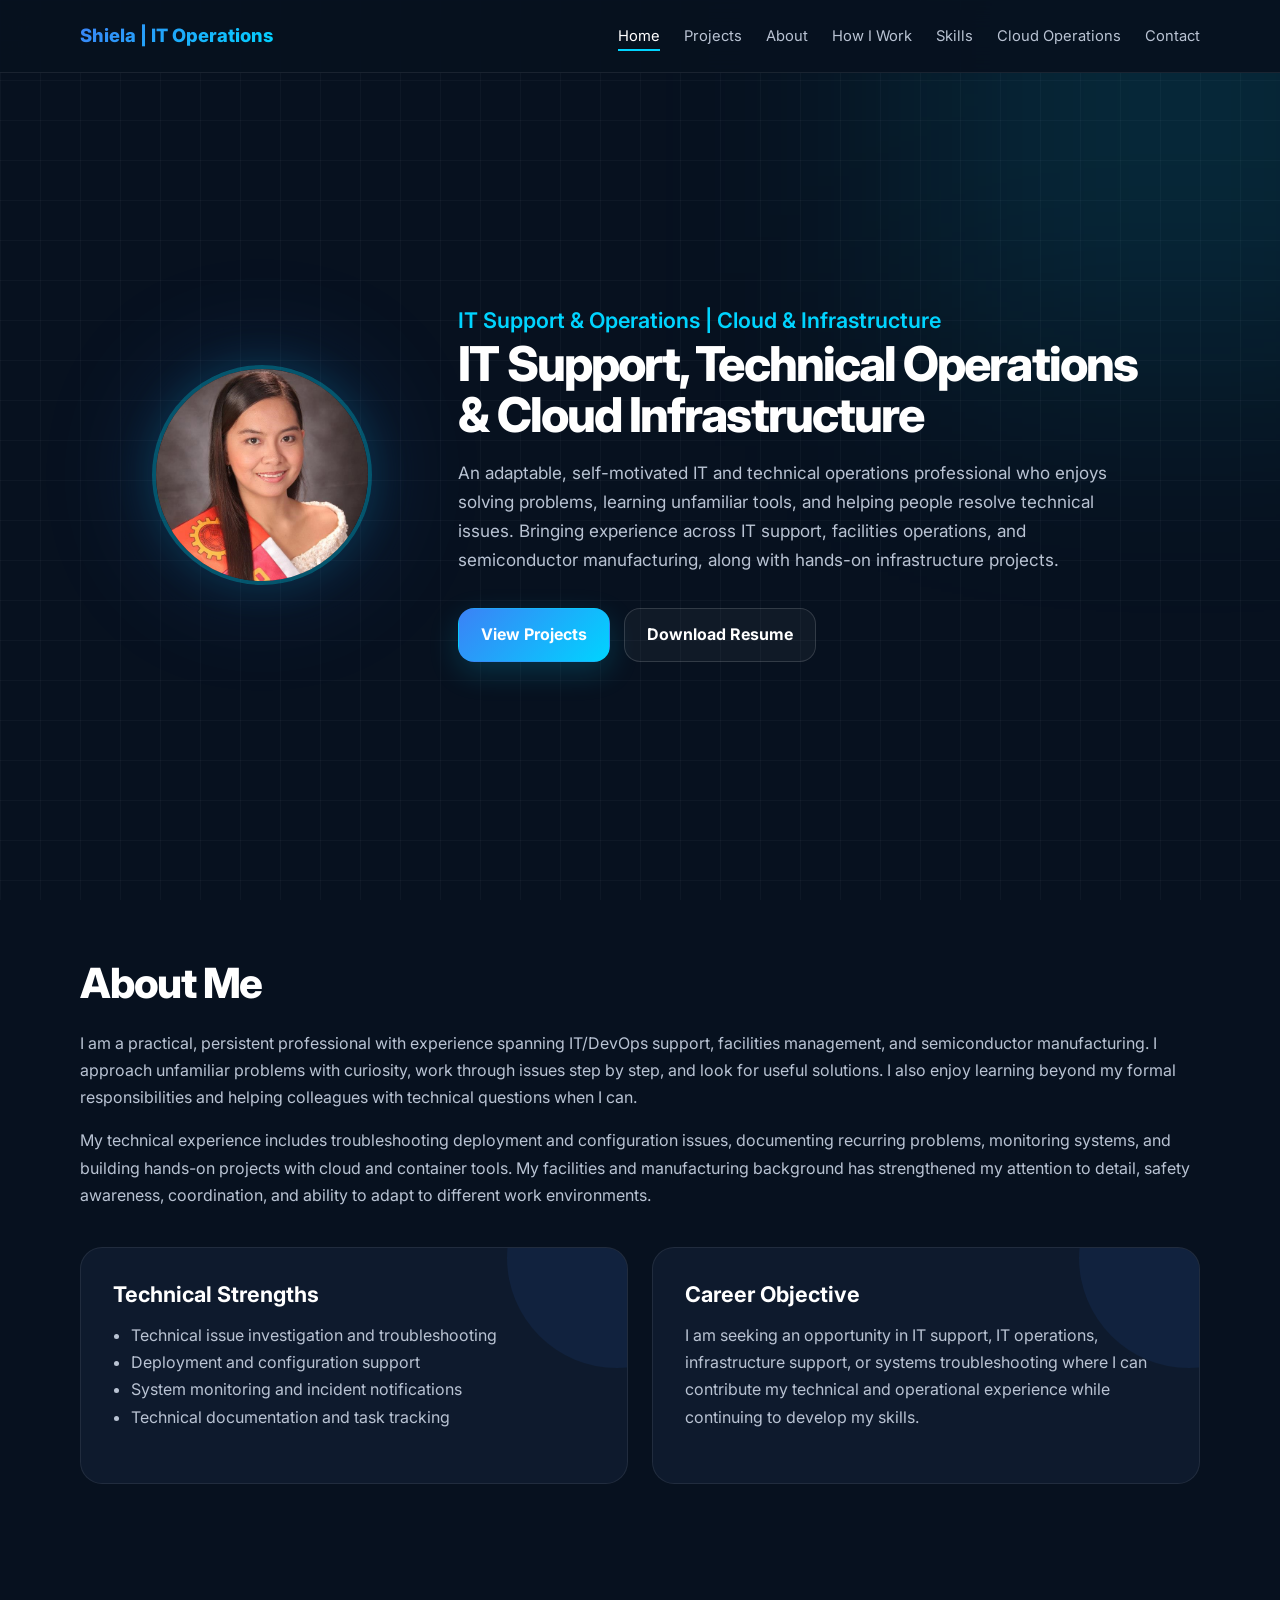
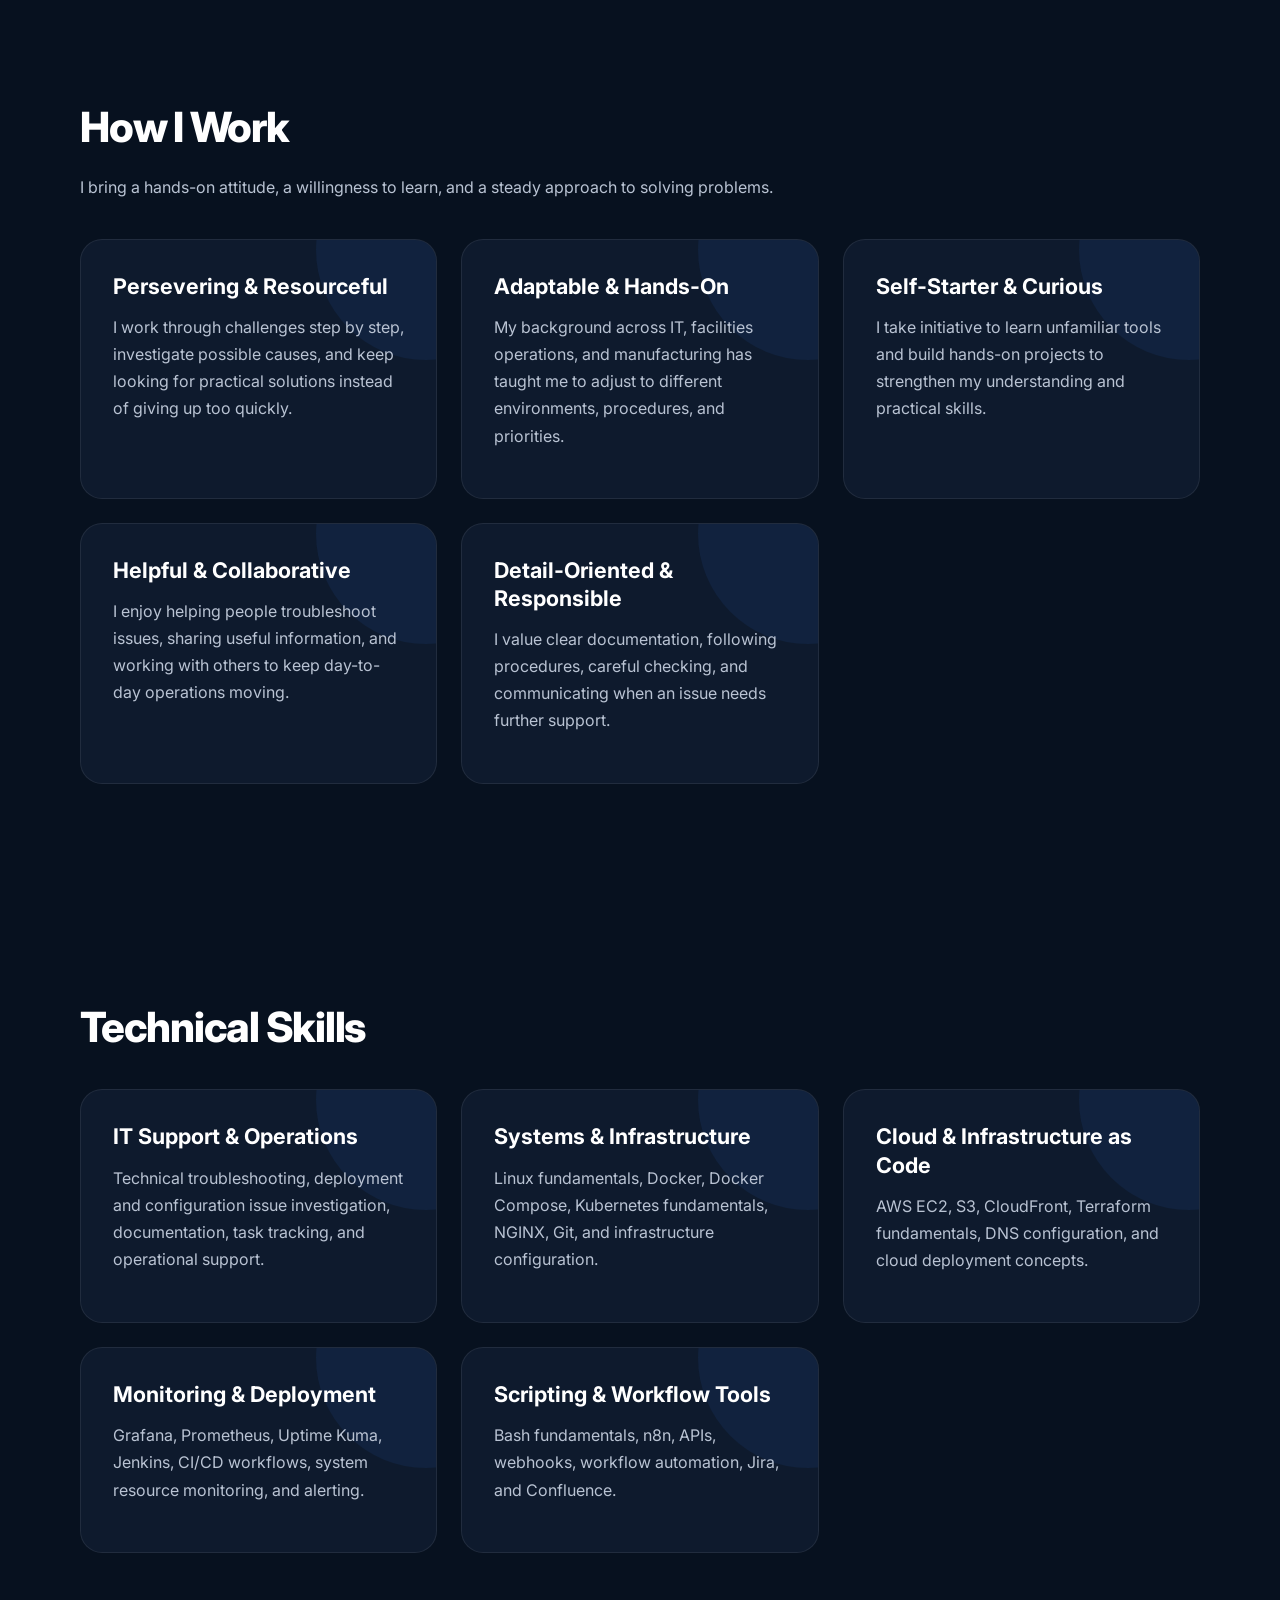
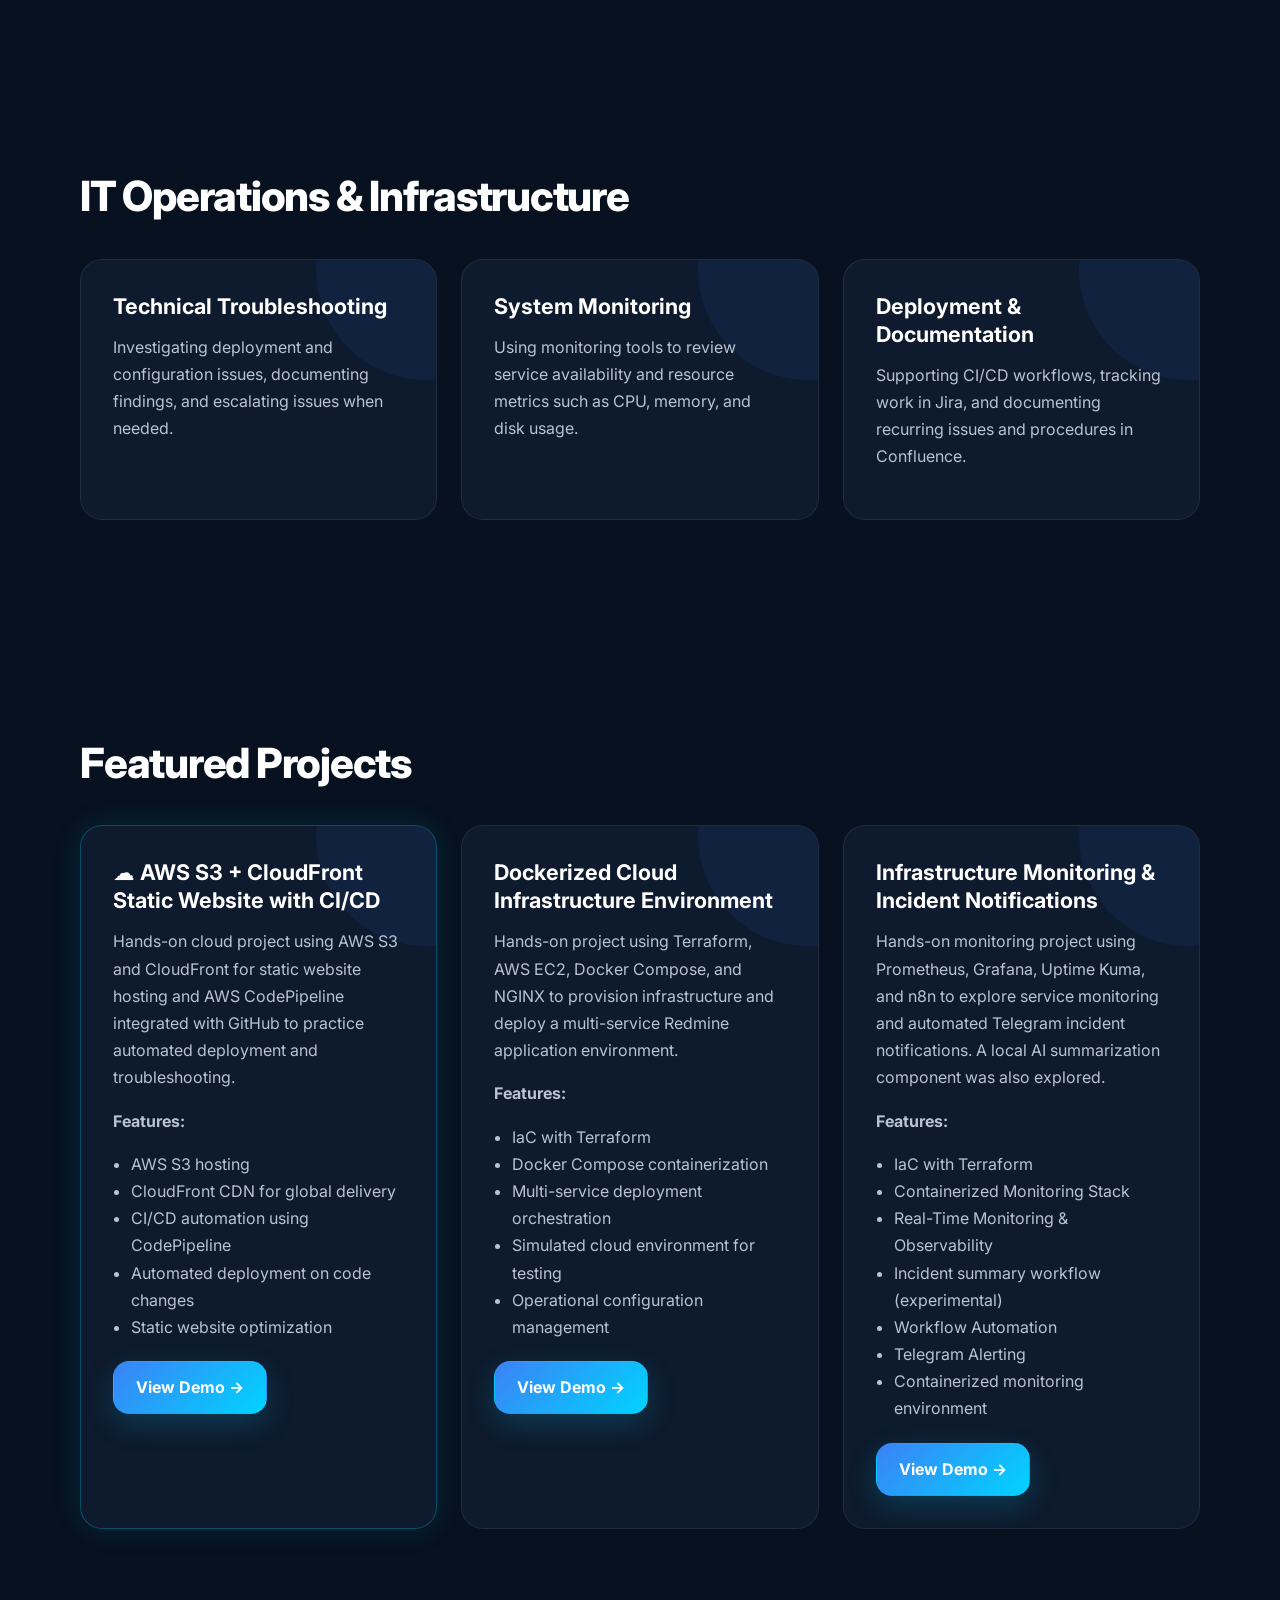
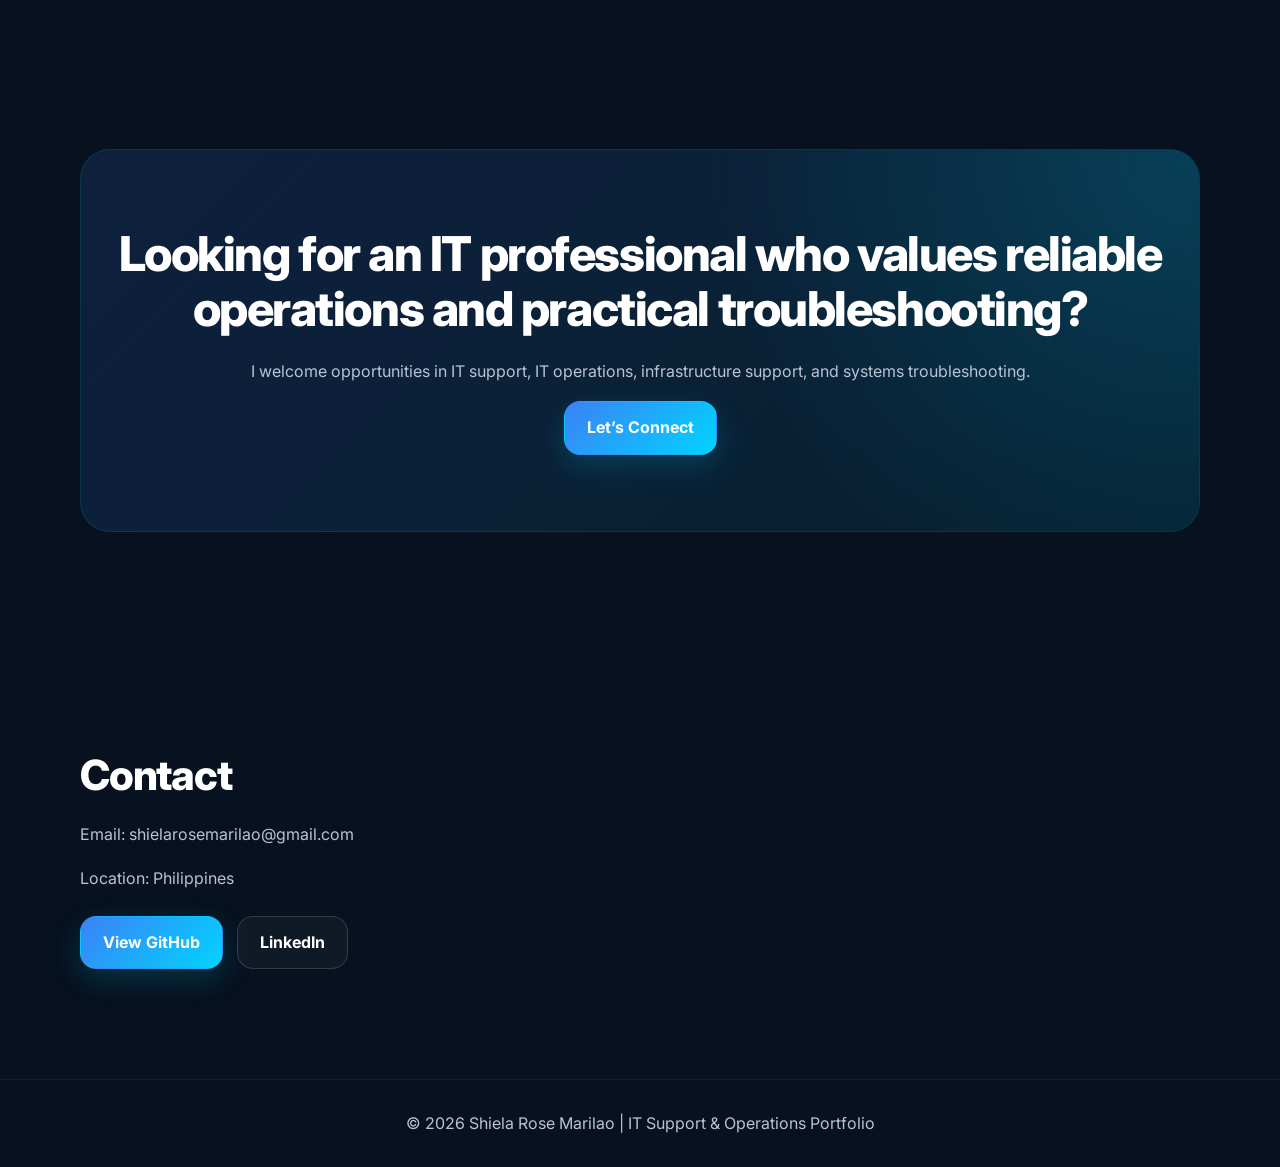
<file: files/index.html>
<!DOCTYPE html>
<html lang="en">
<head>
    <meta charset="UTF-8">
    <meta name="viewport" content="width=device-width, initial-scale=1.0">
    <title>Shiela Rose Marilao | IT Support & Operations</title>
    <meta name="description" content="Adaptable, persevering IT support and operations professional with hands-on troubleshooting, practical problem-solving, and cloud infrastructure project experience.">
    <link rel="preconnect" href="https://fonts.googleapis.com">
    <link rel="preconnect" href="https://fonts.gstatic.com" crossorigin>
    <link href="https://fonts.googleapis.com/css2?family=Inter:wght@300;400;500;600;700;800&display=swap" rel="stylesheet">
    <link rel="stylesheet" href="styles.css">
</head>

<body>
    <nav class="navbar">
        <div class="nav-container">
            <a class="logo" href="#home">Shiela | IT Operations</a>

            <ul class="nav-links">
                <li><a href="#home">Home</a></li>
                <li><a href="#projects">Projects</a></li>
                <li><a href="#about">About</a></li>
                <li><a href="#strengths">How I Work</a></li>
                <li><a href="#skills">Skills</a></li>

                <li><a href="#cloud">Cloud Operations</a></li>
                <li><a href="#contact">Contact</a></li>
            </ul>

            <button id="menu-btn" aria-label="Open navigation menu" aria-expanded="false">☰</button>
        </div>
    </nav>

    <!-- HERO -->
    <header id="home">
        <div class="hero-container hidden">
            <div class="hero-image">
                <img src="images/profile.jpg" alt="Shiela Profile">
            </div>

            <div class="hero-text">
                <h3 class="role">IT Support & Operations | Cloud & Infrastructure</h3>
                <h1>IT Support, Technical Operations & Cloud Infrastructure</h1>

                <p class="hero-sub">
                    An adaptable, self-motivated IT and technical operations professional who enjoys solving problems,
                    learning unfamiliar tools, and helping people resolve technical issues. Bringing experience across IT support,
                    facilities operations, and semiconductor manufacturing, along with hands-on infrastructure projects.
                </p>

                <div class="cta">
                    <a href="#projects" class="btn">View Projects</a>
                    <a href="Shiela_Rose_Marilao_Resume.pdf" download class="btn-outline">Download Resume</a>
                </div>
            </div>
        </div>
    </header>

    

    <!-- ABOUT -->
    <section id="about" class="section hidden">
        <h2>About Me</h2>

        <p>
            I am a practical, persistent professional with experience spanning IT/DevOps support,
            facilities management, and semiconductor manufacturing. I approach unfamiliar problems with
            curiosity, work through issues step by step, and look for useful solutions. I also enjoy learning
            beyond my formal responsibilities and helping colleagues with technical questions when I can.
        </p>

        <p>
            My technical experience includes troubleshooting deployment and configuration issues, documenting
            recurring problems, monitoring systems, and building hands-on projects with cloud and container tools.
            My facilities and manufacturing background has strengthened my attention to detail, safety awareness,
            coordination, and ability to adapt to different work environments.
        </p>

        <div class="cards">
            <div class="card">
                <h3>Technical Strengths</h3>
                <ul>
                    <li>Technical issue investigation and troubleshooting</li>
                    <li>Deployment and configuration support</li>
                    <li>System monitoring and incident notifications</li>
                    <li>Technical documentation and task tracking</li>
                </ul>
            </div>

            <div class="card">
                <h3>Career Objective</h3>
                <p>
                    I am seeking an opportunity in IT support, IT operations, infrastructure support,
                    or systems troubleshooting where I can contribute my technical and operational
                    experience while continuing to develop my skills.
                </p>
            </div>
        </div>
    </section>

    <!-- PERSONAL STRENGTHS -->
    <section id="strengths" class="section hidden">
        <h2>How I Work</h2>
        <p class="section-intro">I bring a hands-on attitude, a willingness to learn, and a steady approach to solving problems.</p>

        <div class="cards">
            <div class="card">
                <h3>Persevering & Resourceful</h3>
                <p>I work through challenges step by step, investigate possible causes, and keep looking for practical solutions instead of giving up too quickly.</p>
            </div>
            <div class="card">
                <h3>Adaptable & Hands-On</h3>
                <p>My background across IT, facilities operations, and manufacturing has taught me to adjust to different environments, procedures, and priorities.</p>
            </div>
            <div class="card">
                <h3>Self-Starter & Curious</h3>
                <p>I take initiative to learn unfamiliar tools and build hands-on projects to strengthen my understanding and practical skills.</p>
            </div>
            <div class="card">
                <h3>Helpful & Collaborative</h3>
                <p>I enjoy helping people troubleshoot issues, sharing useful information, and working with others to keep day-to-day operations moving.</p>
            </div>
            <div class="card">
                <h3>Detail-Oriented & Responsible</h3>
                <p>I value clear documentation, following procedures, careful checking, and communicating when an issue needs further support.</p>
            </div>
        </div>
    </section>

    <!-- SKILLS -->
    <section id="skills" class="section hidden">
        <h2>Technical Skills</h2>

        <div class="cards">
            <div class="card">
                <h3>IT Support & Operations</h3>
                <p>Technical troubleshooting, deployment and configuration issue investigation, documentation, task tracking, and operational support.</p>
            </div>

            <div class="card">
                <h3>Systems & Infrastructure</h3>
                <p>Linux fundamentals, Docker, Docker Compose, Kubernetes fundamentals, NGINX, Git, and infrastructure configuration.</p>
            </div>

            <div class="card">
                <h3>Cloud & Infrastructure as Code</h3>
                <p>AWS EC2, S3, CloudFront, Terraform fundamentals, DNS configuration, and cloud deployment concepts.</p>
            </div>

            <div class="card">
                <h3>Monitoring & Deployment</h3>
                <p>Grafana, Prometheus, Uptime Kuma, Jenkins, CI/CD workflows, system resource monitoring, and alerting.</p>
            </div>

            <div class="card">
                <h3>Scripting & Workflow Tools</h3>
                <p>Bash fundamentals, n8n, APIs, webhooks, workflow automation, Jira, and Confluence.</p>
            </div>
        </div>
    </section>



    <!-- IT OPERATIONS -->
    <section id="cloud" class="section hidden">
        <h2>IT Operations & Infrastructure</h2>

        <div class="cards">
            <div class="card">
                <h3>Technical Troubleshooting</h3>
                <p>Investigating deployment and configuration issues, documenting findings, and escalating issues when needed.</p>
            </div>

            <div class="card">
                <h3>System Monitoring</h3>
                <p>Using monitoring tools to review service availability and resource metrics such as CPU, memory, and disk usage.</p>
            </div>

            <div class="card">
                <h3>Deployment & Documentation</h3>
                <p>Supporting CI/CD workflows, tracking work in Jira, and documenting recurring issues and procedures in Confluence.</p>
            </div>
        </div>
    </section>

    <!-- PROJECTS -->
    <section id="projects" class="section">
        <h2>Featured Projects</h2>

        <div class="cards">
            <div class="card featured">
                <h3>☁️ AWS S3 + CloudFront Static Website with CI/CD</h3>
                <p>
                    Hands-on cloud project using AWS S3 and CloudFront for static website hosting and AWS CodePipeline integrated with GitHub to practice automated deployment and troubleshooting.
                </p>

                <p><strong>Features:</strong></p>
                <ul>
                    <li>AWS S3 hosting</li>
                    <li>CloudFront CDN for global delivery</li>
                    <li>CI/CD automation using CodePipeline</li>
                    <li>Automated deployment on code changes</li>
                    <li>Static website optimization</li>
                </ul>

                <a href="cicd.html" class="btn">View Demo →</a>
            </div>

            <div class="card">
                <h3>Dockerized Cloud Infrastructure Environment</h3>
                <p>
                    Hands-on project using Terraform, AWS EC2, Docker Compose, and NGINX to provision infrastructure and deploy a multi-service Redmine application environment.
                </p>

                <p><strong>Features:</strong></p>
                <ul>
                    <li>IaC with Terraform</li>
                    <li>Docker Compose containerization</li>
                    <li>Multi-service deployment orchestration</li>
                    <li>Simulated cloud environment for testing</li>
                    <li>Operational configuration management</li>
                </ul>

                <a href="hybrid-redmine.html" class="btn">View Demo →</a>
            </div>

            <div class="card">
                <h3>Infrastructure Monitoring & Incident Notifications</h3>
                <p>
                    Hands-on monitoring project using Prometheus, Grafana, Uptime Kuma, and n8n to explore service monitoring and automated Telegram incident notifications. A local AI summarization component was also explored.
                </p>

                <p><strong>Features:</strong></p>
                <ul>
                    <li>IaC with Terraform</li>
                    <li>Containerized Monitoring Stack</li>
                    <li>Real-Time Monitoring & Observability</li>
                    <li>Incident summary workflow (experimental)</li>
                    <li>Workflow Automation</li>
                    <li>Telegram Alerting</li>
                    <li>Containerized monitoring environment</li>
                </ul>

                <a href="cloud-monitoring.html" class="btn">View Demo →</a>
            </div>
        </div>
    </section>

    <!-- CTA -->
    <section class="section hidden">
        <div class="cta-section">
            <h2>Looking for an IT professional who values reliable operations and practical troubleshooting?</h2>
            <p>I welcome opportunities in IT support, IT operations, infrastructure support, and systems troubleshooting.</p>
            <a href="#contact" class="btn">Let’s Connect</a>
        </div>
    </section>

    <!-- CONTACT -->
    <section id="contact" class="section hidden">
        <h2>Contact</h2>
        <p>Email: shielarosemarilao@gmail.com</p>
        <p>Location: Philippines</p>

        <div class="contact-actions">
            <a href="https://github.com/faithntech" class="btn">View GitHub</a>
            <a href="https://linkedin.com/in/shielarosemarilao" class="btn-outline">LinkedIn</a>
        </div>
    </section>

    <footer>
        <p>© 2026 Shiela Rose Marilao | IT Support & Operations Portfolio</p>
    </footer>

    <script src="script.js"></script>
</body>
</html>
</file>
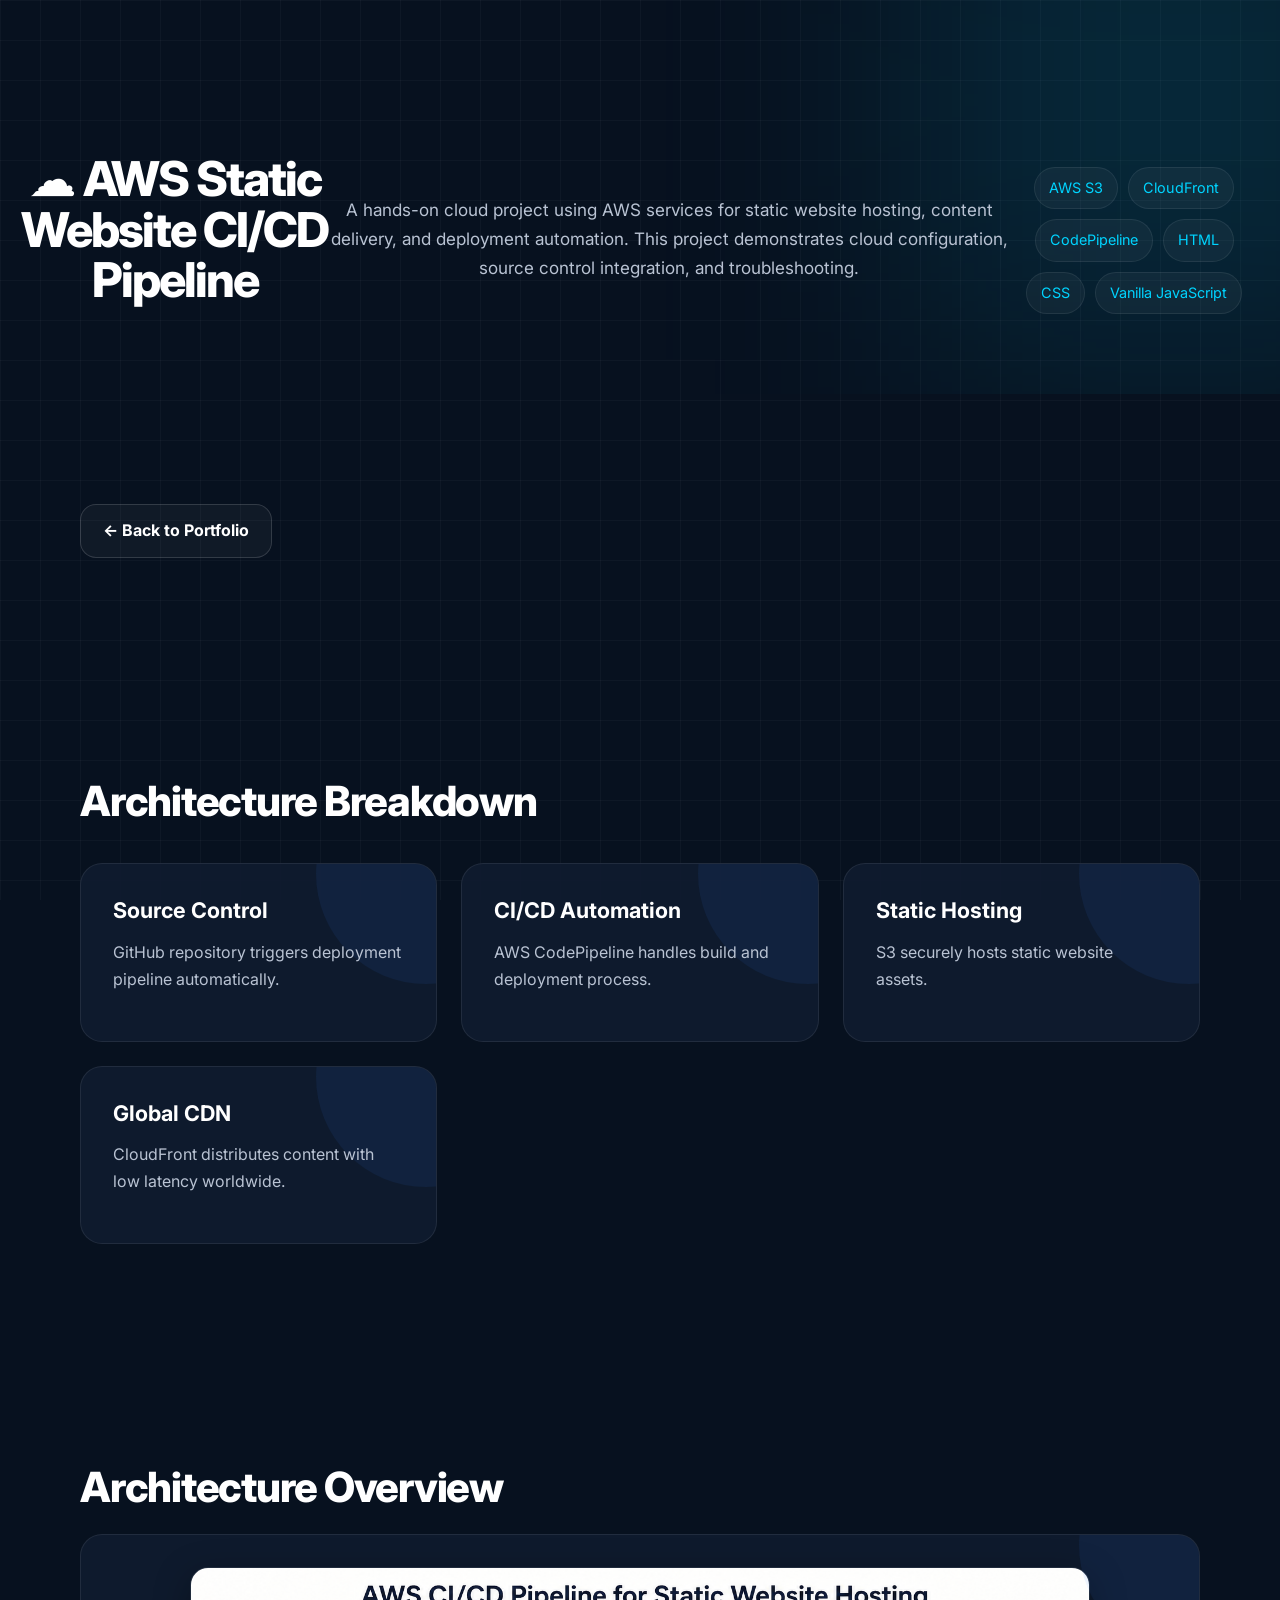
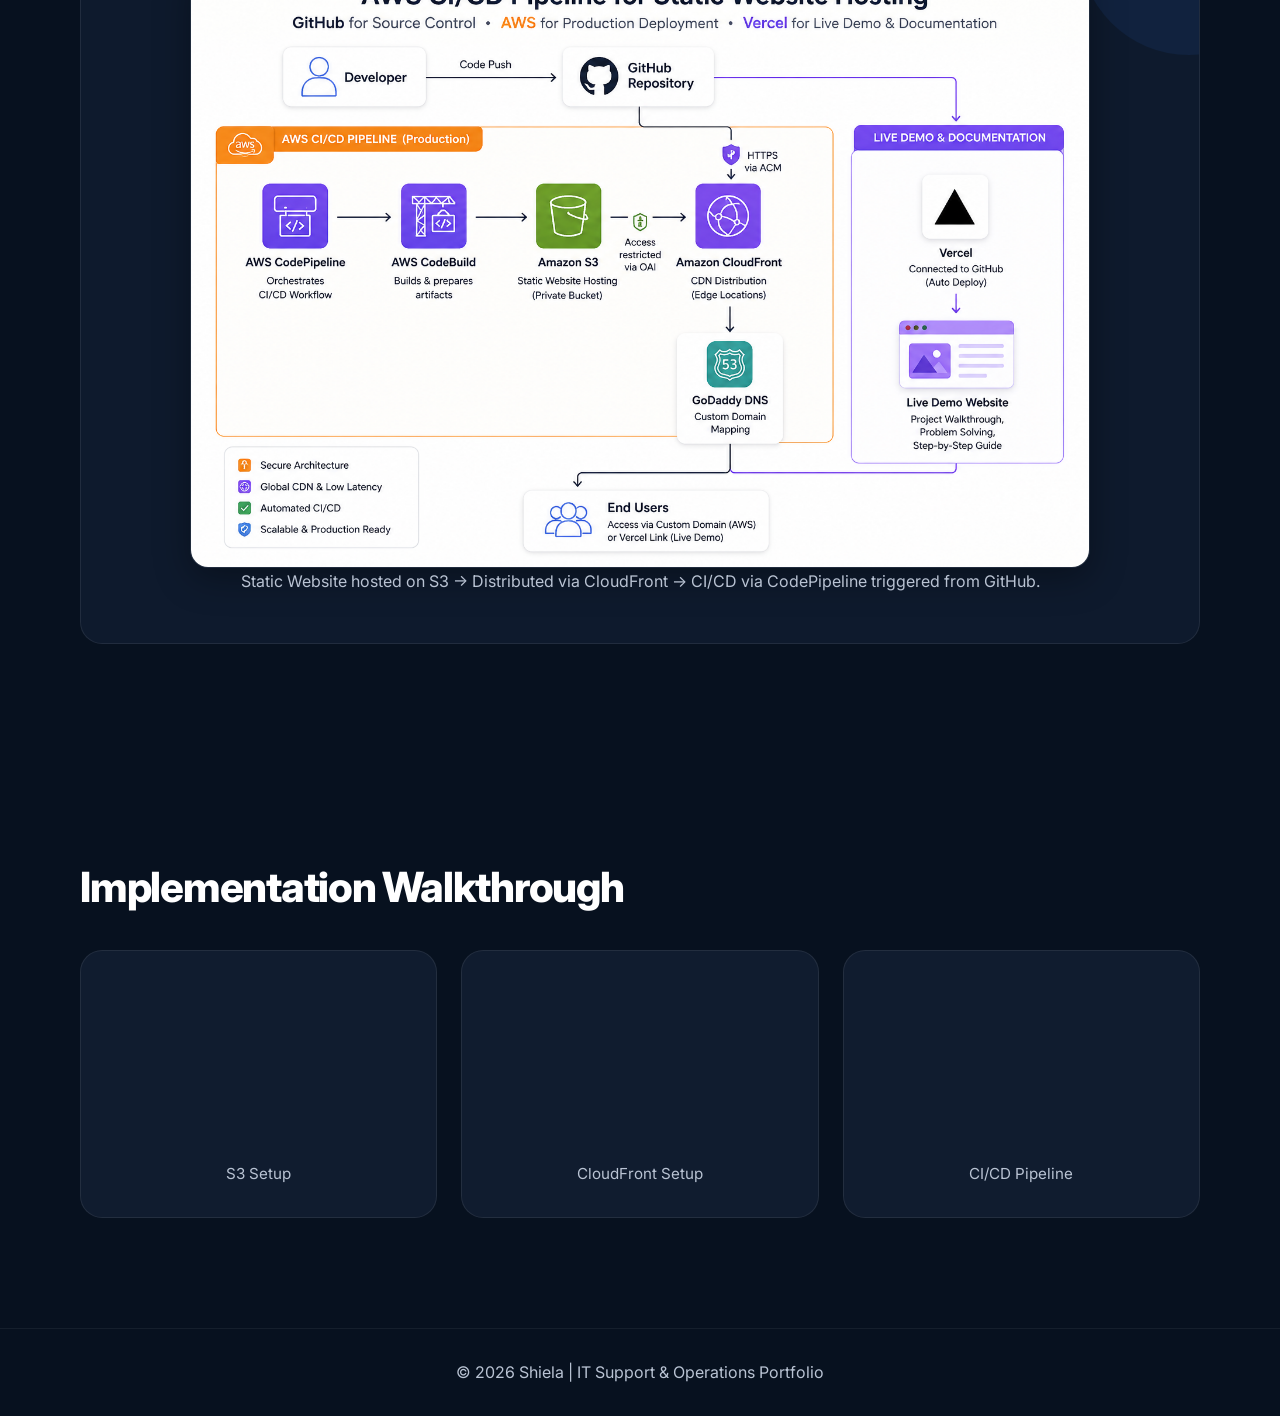
<file: files/cicd.html>
<!DOCTYPE html>
<html lang="en">
<head>
    <meta charset="UTF-8">
    <meta name="viewport" content="width=device-width, initial-scale=1.0">
    <title>AWS Static Website & CI/CD Project | Shiela</title>
    <link rel="preconnect" href="https://fonts.googleapis.com">
    <link rel="preconnect" href="https://fonts.gstatic.com" crossorigin>
    <link href="https://fonts.googleapis.com/css2?family=Inter:wght@300;400;500;600;700;800&display=swap" rel="stylesheet">
    <link rel="stylesheet" href="styles.css">
</head>

<body>
    <header class="demo-header">
        <h1>☁️ AWS Static Website CI/CD Pipeline</h1>

        <p class="demo-subtitle">
            A hands-on cloud project using AWS services for static website hosting, content delivery, and deployment automation. This project demonstrates cloud configuration, source control integration, and troubleshooting.
        </p>

        <div class="tech-stack">
            <span>AWS S3</span>
            <span>CloudFront</span>
            <span>CodePipeline</span>
            <span>HTML</span>
            <span>CSS</span>
            <span>Vanilla JavaScript</span>
        </div>
    </header>

    <section class="section hidden">
        <a href="index.html" class="btn-outline">← Back to Portfolio</a>
    </section>

    <section class="section hidden">
        <h2>Architecture Breakdown</h2>

        <div class="cards">
            <div class="card">
                <h3>Source Control</h3>
                <p>GitHub repository triggers deployment pipeline automatically.</p>
            </div>

            <div class="card">
                <h3>CI/CD Automation</h3>
                <p>AWS CodePipeline handles build and deployment process.</p>
            </div>

            <div class="card">
                <h3>Static Hosting</h3>
                <p>S3 securely hosts static website assets.</p>
            </div>

            <div class="card">
                <h3>Global CDN</h3>
                <p>CloudFront distributes content with low latency worldwide.</p>
            </div>
        </div>
    </section>

    <section class="section hidden">
        <h2>Architecture Overview</h2>

        <div class="card architecture-card">
            <img class="architecture-img" src="images/aws-architecture.png" alt="AWS architecture diagram">

            <p>
                Static Website hosted on S3 → Distributed via CloudFront → CI/CD via CodePipeline triggered from GitHub.
            </p>
        </div>
    </section>

    <section class="section hidden">
        <h2>Implementation Walkthrough</h2>

        <div class="video-grid">
            <div class="video-frame">
                <iframe src="https://www.youtube.com/embed/fFvZ2PQpAlM" title="S3 Setup" allowfullscreen></iframe>
                <p class="video-caption">S3 Setup</p>
            </div>

            <div class="video-frame">
                <iframe src="https://www.youtube.com/embed/D8NzGNnAabQ" title="CloudFront Setup" allowfullscreen></iframe>
                <p class="video-caption">CloudFront Setup</p>
            </div>

            <div class="video-frame">
                <iframe src="https://www.youtube.com/embed/52ISIA1Jj28" title="CI/CD Pipeline" allowfullscreen></iframe>
                <p class="video-caption">CI/CD Pipeline</p>
            </div>
        </div>
    </section>

    <footer>
        <p>© 2026 Shiela | IT Support & Operations Portfolio</p>
    </footer>

    <script src="script.js"></script>
</body>
</html>
</file>
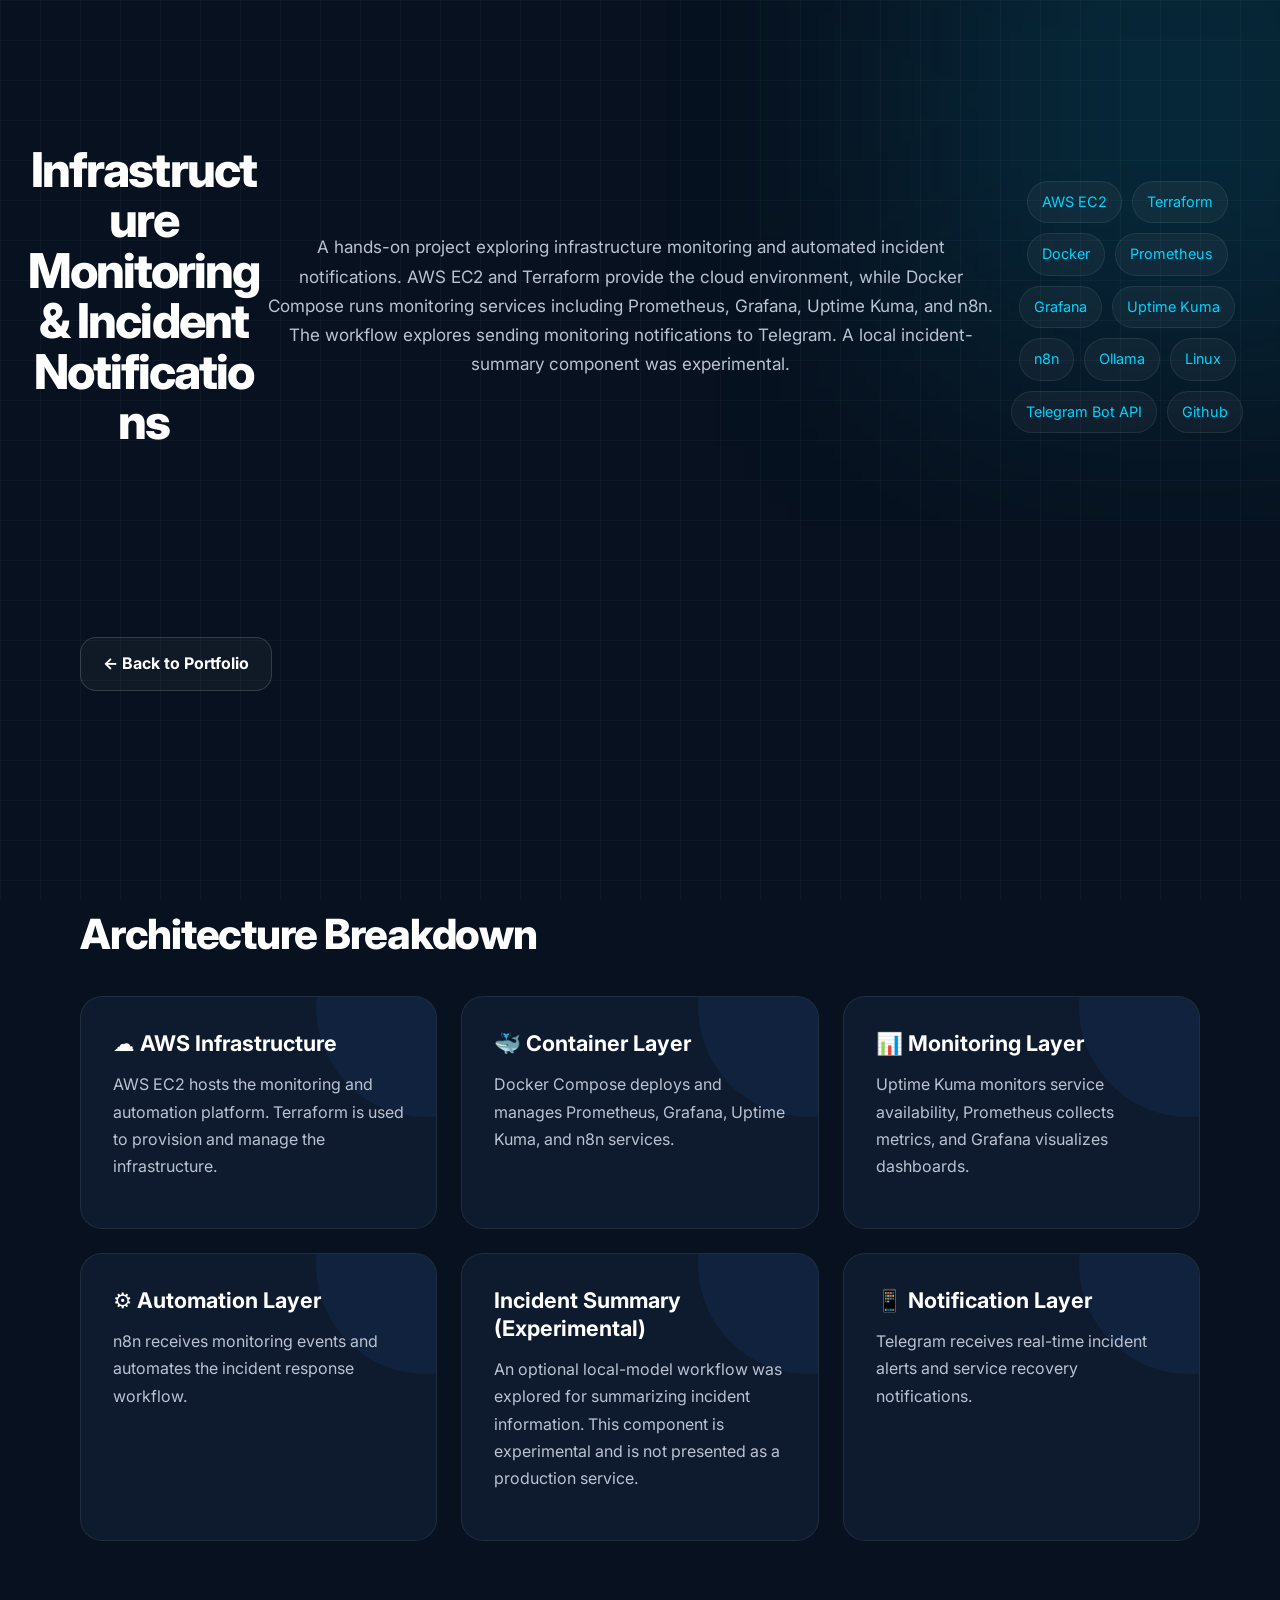
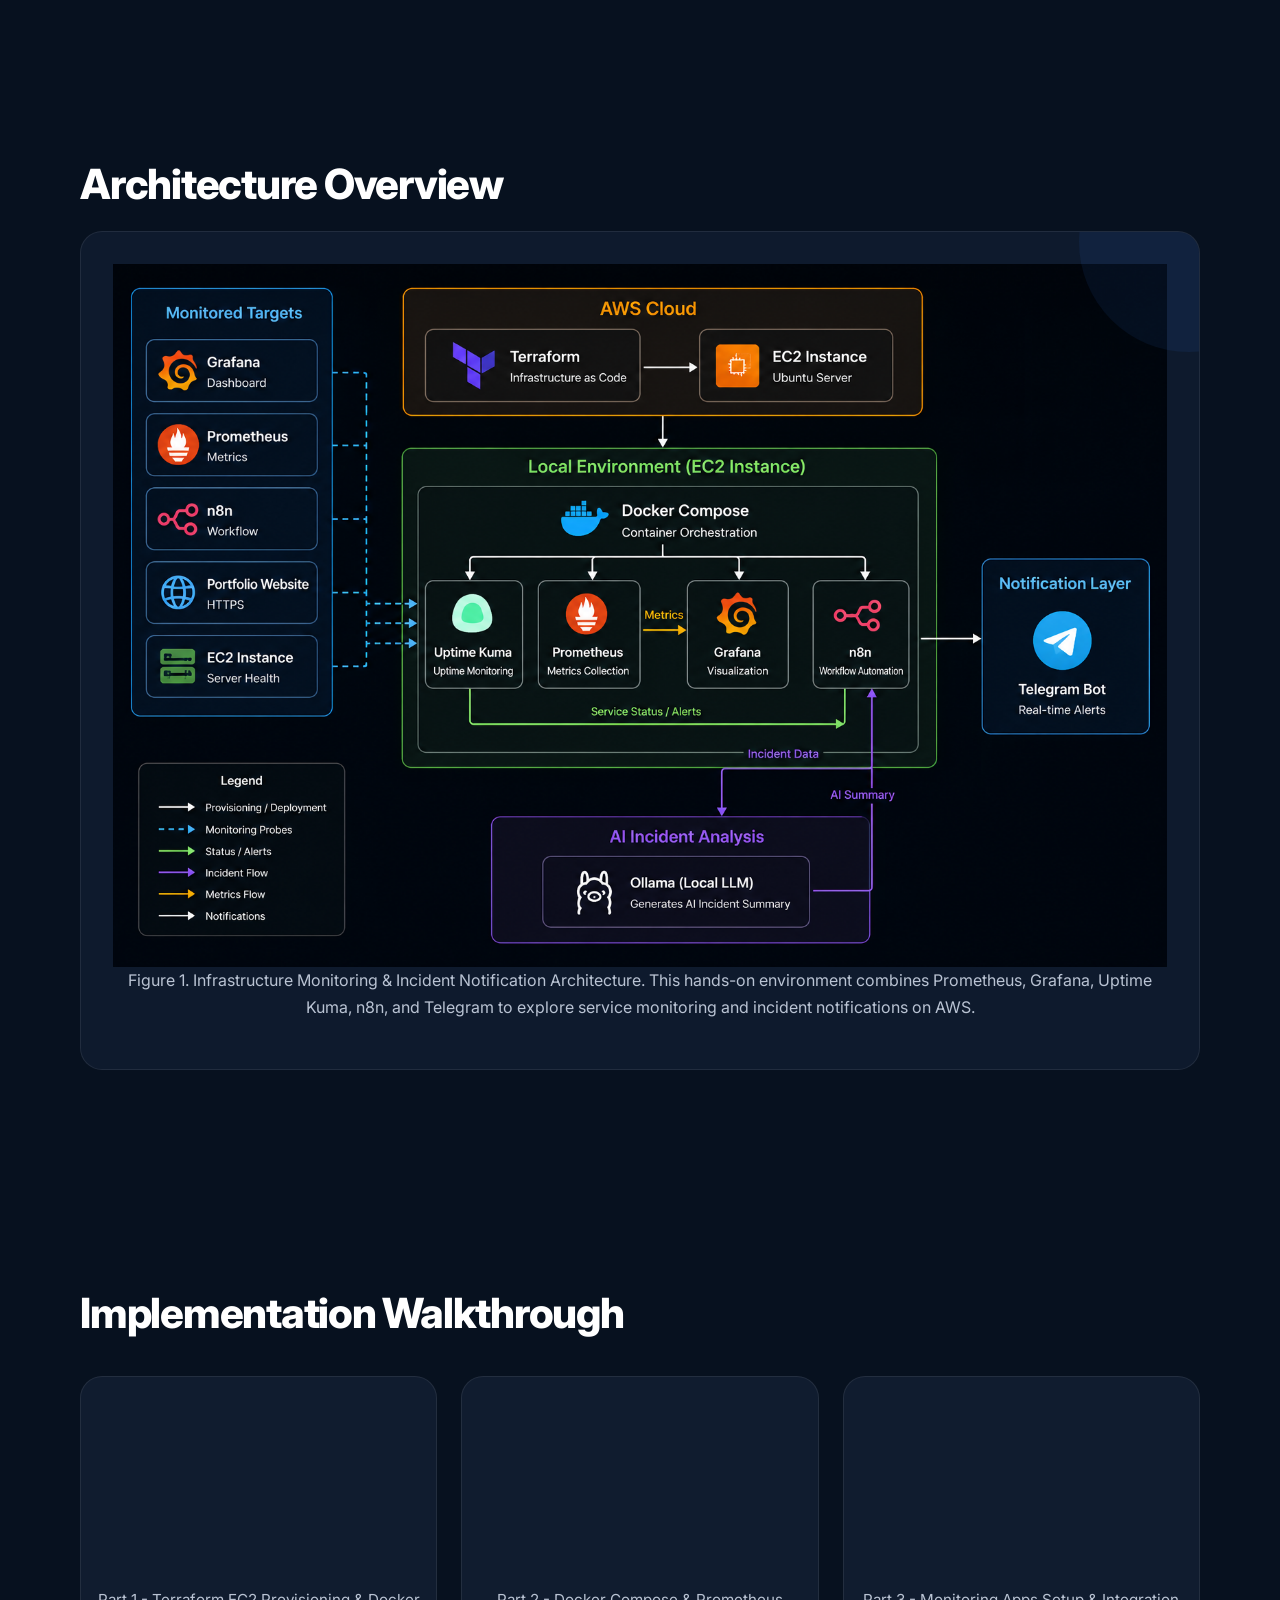
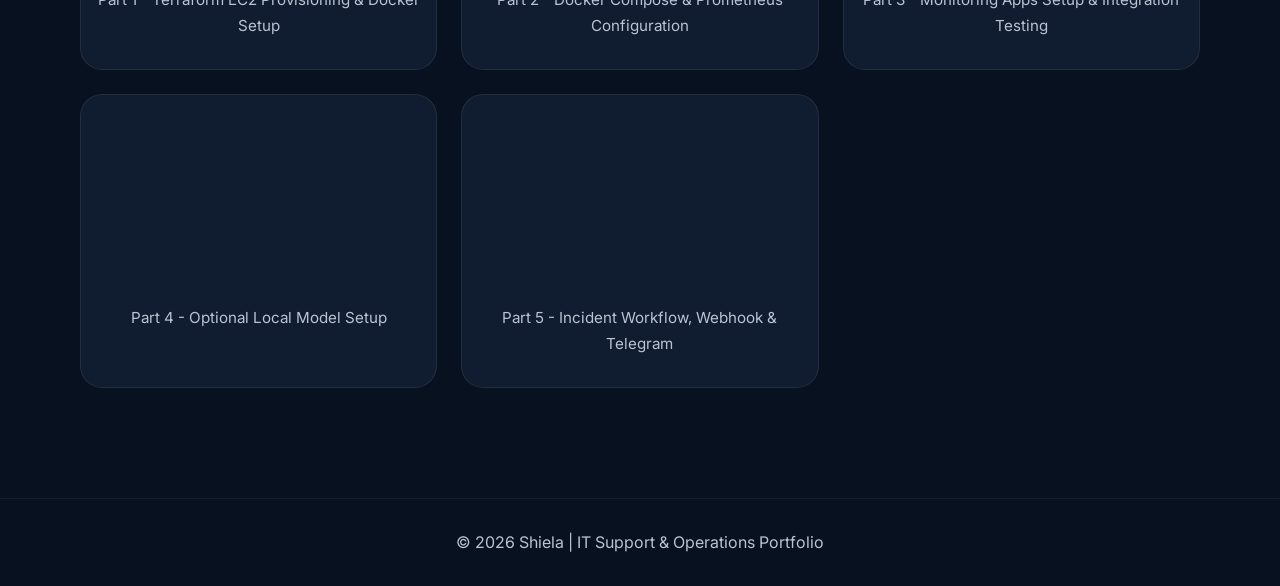
<file: files/cloud-monitoring.html>
<!DOCTYPE html>
<html lang="en">
<head>
    <meta charset="UTF-8">
    <meta name="viewport" content="width=device-width, initial-scale=1.0">
    <title>Infrastructure Monitoring & Incident Notifications | Shiela</title>
    <link rel="preconnect" href="https://fonts.googleapis.com">
    <link rel="preconnect" href="https://fonts.gstatic.com" crossorigin>
    <link href="https://fonts.googleapis.com/css2?family=Inter:wght@300;400;500;600;700;800&display=swap" rel="stylesheet">
    <link rel="stylesheet" href="styles.css">
</head>

<body>
    <header class="demo-header">
        <h1>Infrastructure Monitoring & Incident Notifications</h1>

        <p class="demo-subtitle">
            A hands-on project exploring infrastructure monitoring and automated incident notifications.
            AWS EC2 and Terraform provide the cloud environment, while Docker Compose runs monitoring
            services including Prometheus, Grafana, Uptime Kuma, and n8n. The workflow explores sending
            monitoring notifications to Telegram. A local incident-summary component was experimental.
        </p>

        <div class="tech-stack">
            <span>AWS EC2</span>
            <span>Terraform</span>
            <span>Docker</span>
            <span>Prometheus</span>
            <span>Grafana</span>
            <span>Uptime Kuma</span>
            <span>n8n</span>
            <span>Ollama</span>
            <span>Linux</span>
            <span>Telegram Bot API</span>
            <span>Github</span>
        </div>
    </header>

    <section class="section hidden">
        <a href="index.html" class="btn-outline">← Back to Portfolio</a>
    </section>

    <section class="section hidden">
        <h2>Architecture Breakdown</h2>

        <div class="cards">
            <div class="card">
                <h3>☁️ AWS Infrastructure</h3>
                <p>AWS EC2 hosts the monitoring and automation platform.
      Terraform is used to provision and manage the infrastructure.</p>
            </div>

            <div class="card">
    <h3>🐳 Container Layer</h3>
    <p>
      Docker Compose deploys and manages Prometheus, Grafana,
      Uptime Kuma, and n8n services.
    </p>
  </div>

  <div class="card">
    <h3>📊 Monitoring Layer</h3>
    <p>
      Uptime Kuma monitors service availability, Prometheus
      collects metrics, and Grafana visualizes dashboards.
    </p>
  </div>

  <div class="card">
    <h3>⚙️ Automation Layer</h3>
    <p>
      n8n receives monitoring events and automates the
      incident response workflow.
    </p>
  </div>

  <div class="card">
    <h3>Incident Summary (Experimental)</h3>
    <p>
      An optional local-model workflow was explored for summarizing incident information.
      This component is experimental and is not presented as a production service.
    </p>
  </div>

  <div class="card">
    <h3>📱 Notification Layer</h3>
    <p>
      Telegram receives real-time incident alerts and service
      recovery notifications.
    </p>
</div>
</div>
</section>

<section class="section hidden">
<h2>Architecture Overview</h2>

<div class="card architecture-card">
<img class="monitoring-img" src="images/system-monitoring.png" alt="Infrastructure monitoring architecture diagram">

<p>
    Figure 1. Infrastructure Monitoring & Incident Notification Architecture.
This hands-on environment combines Prometheus, Grafana, Uptime Kuma, n8n, and Telegram
to explore service monitoring and incident notifications on AWS.
</p>
</div>
</section>

<section class="section hidden">
  <h2>Implementation Walkthrough</h2>

  <div class="video-grid">

    <div class="video-frame">
      <iframe src="https://www.youtube.com/embed/7J5Wt_EWzXc" title="Part 1 - Infrastructure Setup" allowfullscreen></iframe>
      <p class="video-caption">Part 1 - Terraform EC2 Provisioning & Docker Setup</p>
    </div>

    <div class="video-frame">
      <iframe src="https://www.youtube.com/embed/AmgoniGT6Sc" title="Part 2 - Docker Compose Deployment" allowfullscreen></iframe>
      <p class="video-caption">Part 2 - Docker Compose & Prometheus Configuration</p>
    </div>

    <div class="video-frame">
      <iframe src="https://www.youtube.com/embed/dfwqFMjCA40" title="Part 3 - Monitoring Stack Configuration" allowfullscreen></iframe>
      <p class="video-caption">Part 3 - Monitoring Apps Setup & Integration Testing</p>
    </div>

    <div class="video-frame">
      <iframe src="https://www.youtube.com/embed/A1UEVOBfJ5o" title="Part 4 - Ollama Installation" allowfullscreen></iframe>
      <p class="video-caption">Part 4 - Optional Local Model Setup</p>
    </div>

    <div class="video-frame">
      <iframe src="https://www.youtube.com/embed/bYagc4PB-yU" title="Part 5 - Incident Notification Workflow" allowfullscreen></iframe>
      <p class="video-caption">Part 5 - Incident Workflow, Webhook & Telegram</p>
    </div>

  </div>
</section>

<footer>
<p>© 2026 Shiela | IT Support & Operations Portfolio</p>
</footer>

<script src="script.js"></script>
</body>
</html>
</file>
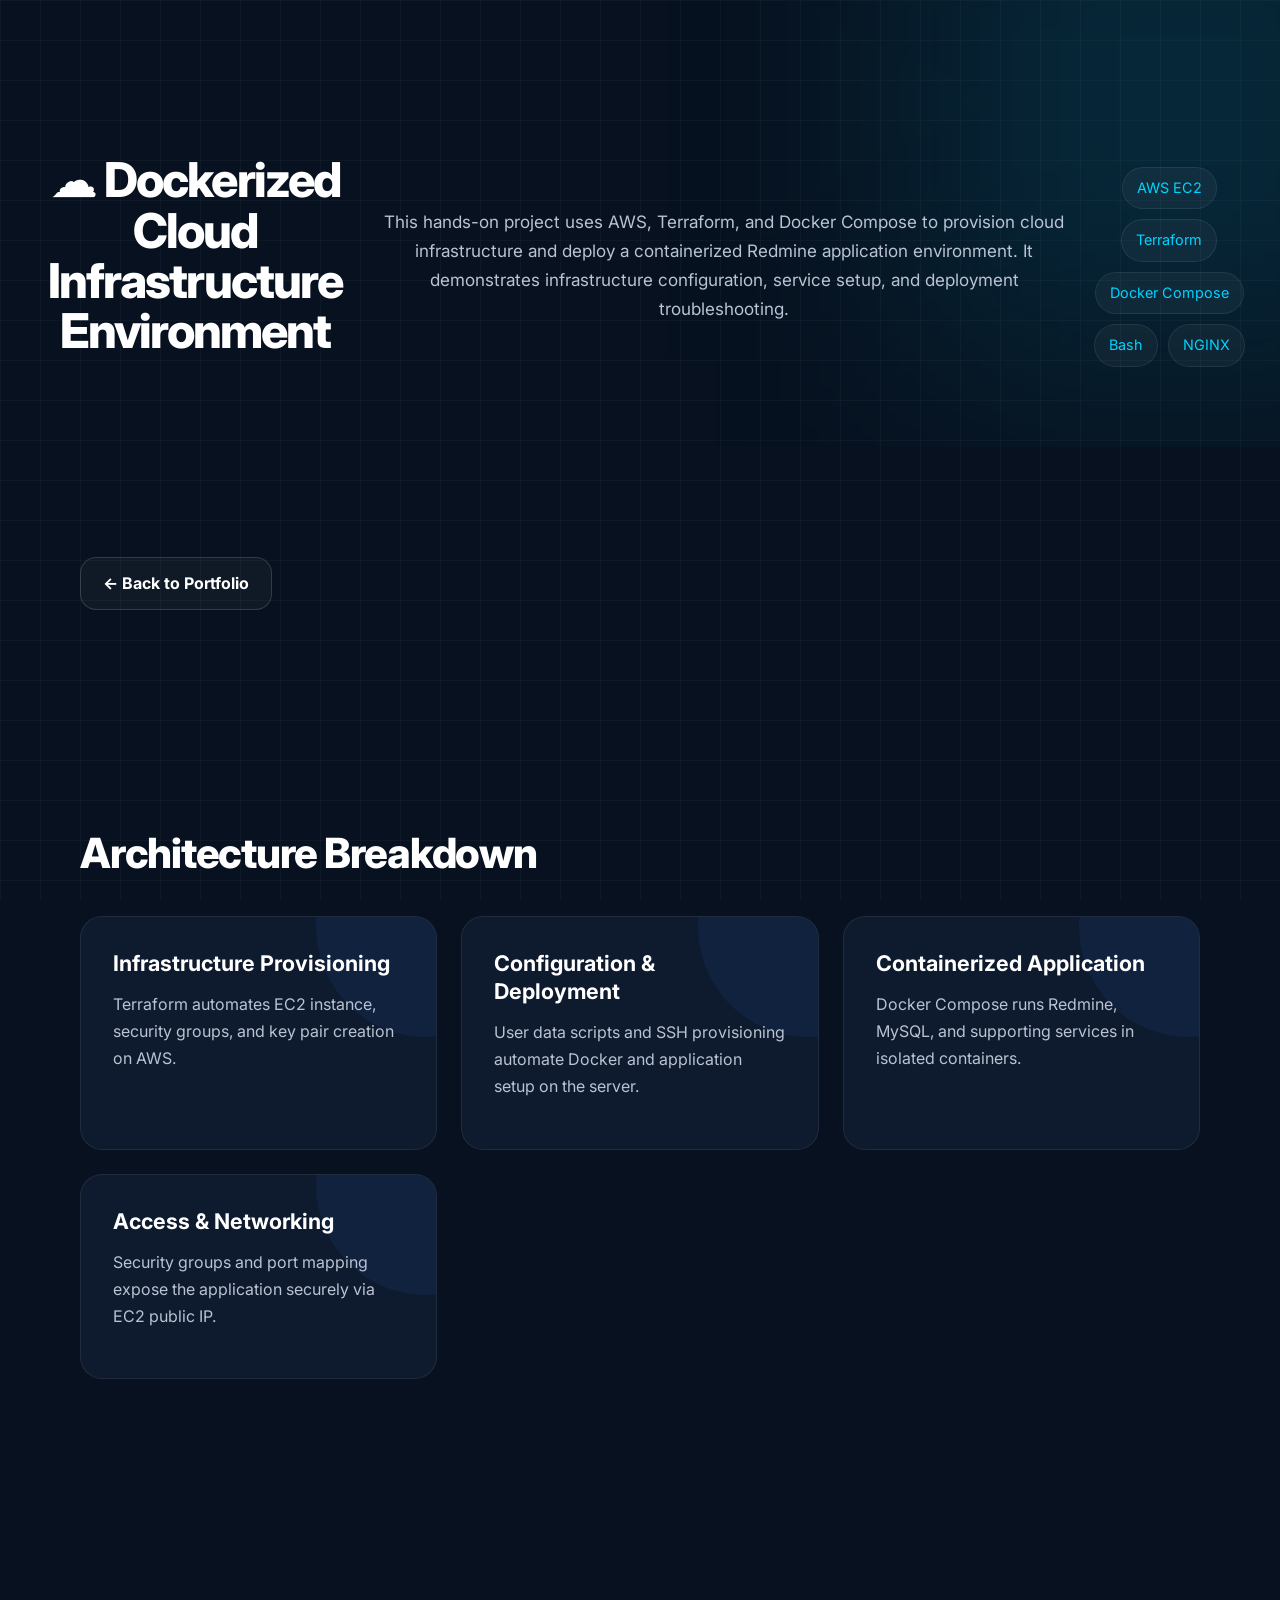
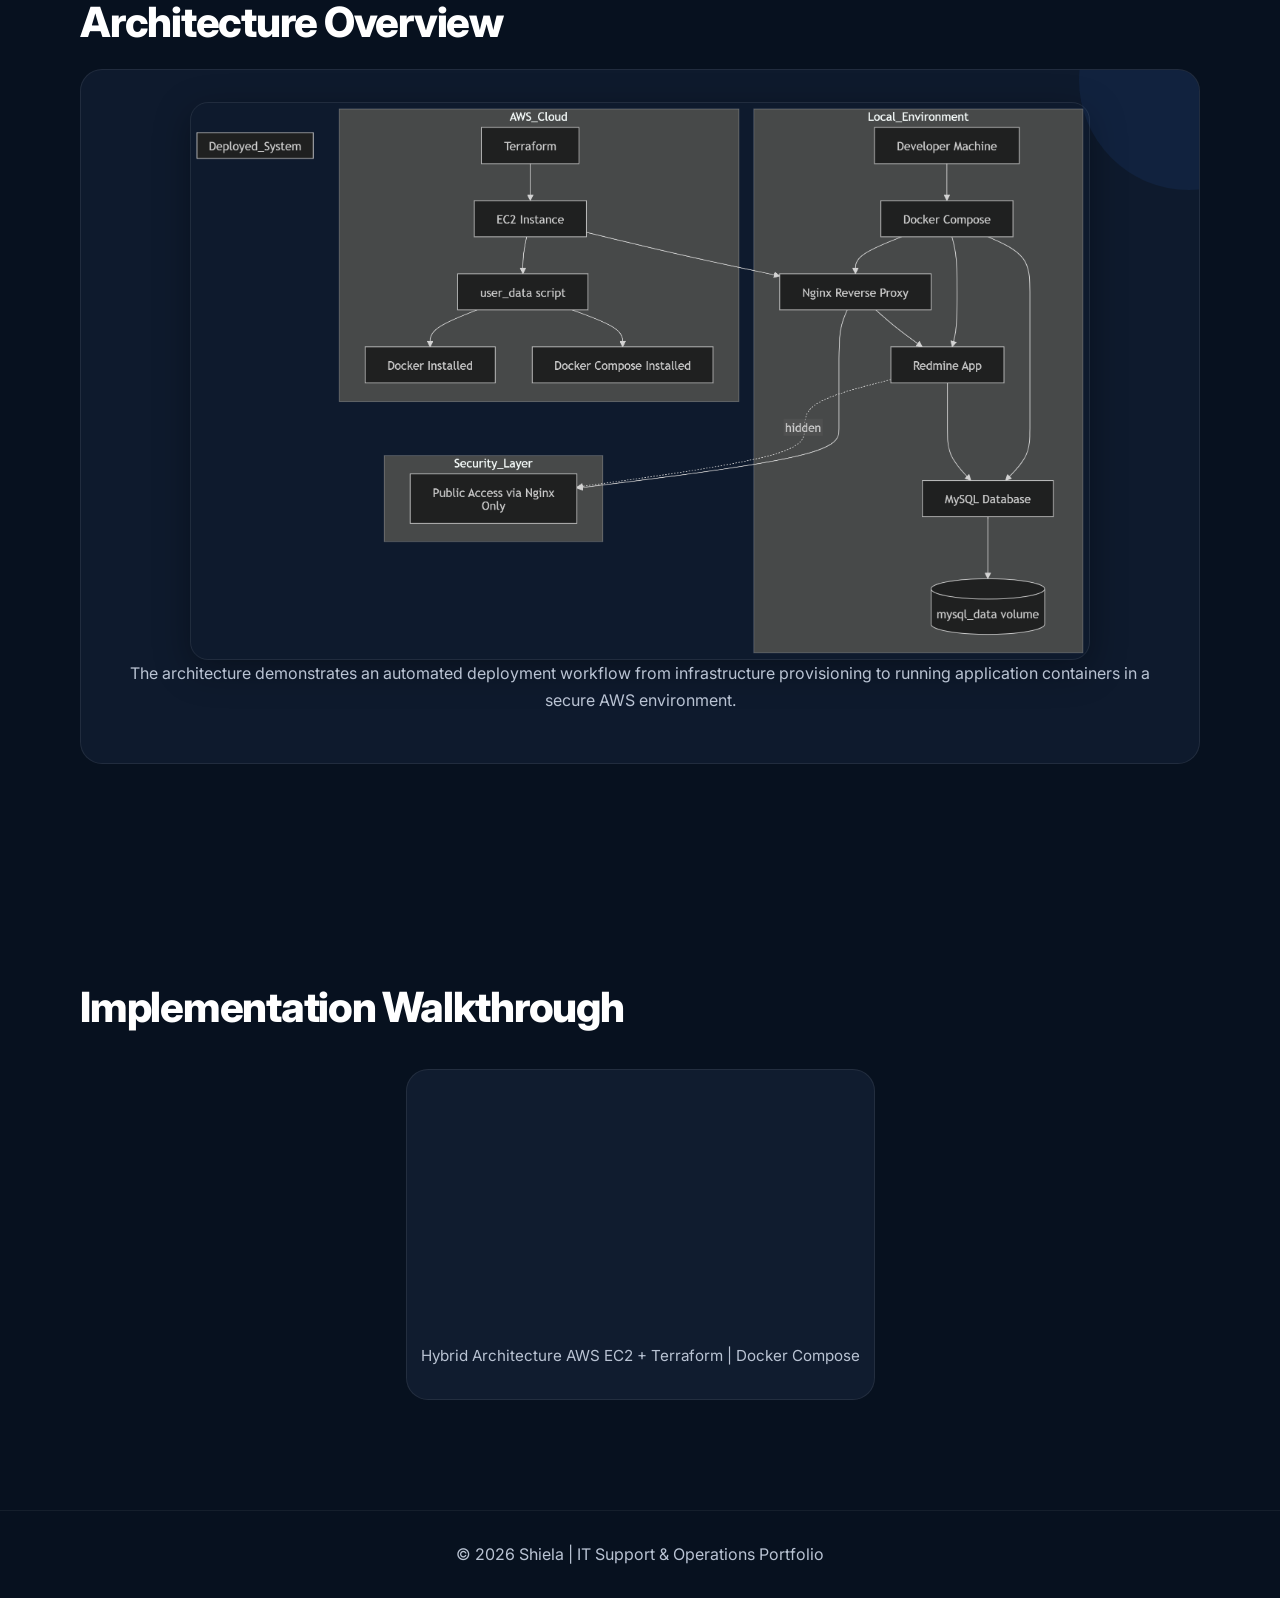
<file: files/hybrid-redmine.html>
<!DOCTYPE html>
<html lang="en">
<head>
    <meta charset="UTF-8">
    <meta name="viewport" content="width=device-width, initial-scale=1.0">
    <title>Containerized Application Infrastructure | Shiela</title>
    <link rel="preconnect" href="https://fonts.googleapis.com">
    <link rel="preconnect" href="https://fonts.gstatic.com" crossorigin>
    <link href="https://fonts.googleapis.com/css2?family=Inter:wght@300;400;500;600;700;800&display=swap" rel="stylesheet">
    <link rel="stylesheet" href="styles.css">
</head>

<body>
    <header class="demo-header">
        <h1>☁️ Dockerized Cloud Infrastructure Environment</h1>

        <p class="demo-subtitle">
            This hands-on project uses AWS, Terraform, and Docker Compose to provision cloud infrastructure and deploy a containerized Redmine application environment. It demonstrates infrastructure configuration, service setup, and deployment troubleshooting.
        </p>

        <div class="tech-stack">
            <span>AWS EC2</span>
            <span>Terraform</span>
            <span>Docker Compose</span>
            <span>Bash</span>
            <span>NGINX</span>
        </div>
    </header>

    <section class="section hidden">
        <a href="index.html" class="btn-outline">← Back to Portfolio</a>
    </section>

    <section class="section hidden">
        <h2>Architecture Breakdown</h2>

        <div class="cards">
            <div class="card">
                <h3>Infrastructure Provisioning</h3>
                <p>Terraform automates EC2 instance, security groups, and key pair creation on AWS.</p>
            </div>

            <div class="card">
                <h3>Configuration & Deployment</h3>
                <p>User data scripts and SSH provisioning automate Docker and application setup on the server.</p>
            </div>

            <div class="card">
                <h3>Containerized Application</h3>
                <p>Docker Compose runs Redmine, MySQL, and supporting services in isolated containers.</p>
            </div>

            <div class="card">
                <h3>Access & Networking</h3>
                <p>Security groups and port mapping expose the application securely via EC2 public IP.</p>
            </div>
        </div>
    </section>

    <section class="section hidden">
        <h2>Architecture Overview</h2>

        <div class="card architecture-card">
            <img class="architecture-img" src="images/architecture.png" alt="AWS hybrid architecture diagram">

            <p>
                The architecture demonstrates an automated deployment workflow from infrastructure provisioning to running application containers in a secure AWS environment.
            </p>
        </div>
    </section>

    <section class="section hidden">
        <h2>Implementation Walkthrough</h2>

        <div class="video-grid">
            <div class="video-wrapper single">
                <iframe src="https://www.youtube.com/embed/mLsIiDWyQfk" title="Hybrid Architecture AWS EC2 Terraform Docker Compose" allowfullscreen></iframe>
                <p class="video-caption">Hybrid Architecture AWS EC2 + Terraform | Docker Compose</p>
            </div>
        </div>
    </section>

    <footer>
        <p>© 2026 Shiela | IT Support & Operations Portfolio</p>
    </footer>

    <script src="script.js"></script>
</body>
</html>
</file>
<file: files/styles.css>
/* =========================================
   RESPONSIVE DEVOPS / CLOUD / AI PORTFOLIO
========================================= */

:root {
    --bg-primary: #07111f;
    --bg-secondary: #101c2f;
    --bg-card: rgba(16, 28, 47, 0.92);
    --text-primary: #ffffff;
    --text-secondary: #b9c3d3;
    --accent-primary: #3b82f6;
    --accent-secondary: #00d4ff;
    --border: rgba(255,255,255,0.08);
    --radius: 22px;
    --gradient: linear-gradient(135deg, #3b82f6, #00d4ff);
    --container: min(1120px, calc(100% - 40px));
}

* {
    margin: 0;
    padding: 0;
    box-sizing: border-box;
}

html {
    scroll-behavior: smooth;
    /* slightly smaller scroll offset to match reduced header height */
    scroll-padding-top: 80px;
}

body {
    font-family: Inter, system-ui, -apple-system, BlinkMacSystemFont, "Segoe UI", sans-serif;
    background: var(--bg-primary);
    color: var(--text-primary);
    line-height: 1.7;
    overflow-x: hidden;
    min-width: 320px;
}

body::before {
    content: "";
    position: fixed;
    inset: 0;
    background-image:
        linear-gradient(rgba(255,255,255,0.03) 1px, transparent 1px),
        linear-gradient(90deg, rgba(255,255,255,0.03) 1px, transparent 1px);
    background-size: 40px 40px;
    pointer-events: none;
    z-index: -1;
}

img, iframe, video {
    max-width: 100%;
}

img {
    height: auto;
    display: block;
}

/* =========================================
   NAVIGATION
========================================= */

.navbar {
    position: fixed;
    top: 0;
    left: 0;
    width: 100%;
    z-index: 999;
    background: rgba(7,17,31,0.94);
    backdrop-filter: blur(14px);
    border-bottom: 1px solid var(--border);
}

.nav-container {
    width: var(--container);
    margin: 0 auto;
    min-height: 72px;
    display: flex;
    align-items: center;
    justify-content: space-between;
    gap: 20px;
}

.logo {
    font-size: clamp(0.9rem, 2vw, 1.15rem);
    font-weight: 800;
    white-space: nowrap;
    background: var(--gradient);
    -webkit-background-clip: text;
    -webkit-text-fill-color: transparent;
}

.nav-links {
    list-style: none;
    display: flex;
    align-items: center;
    gap: clamp(12px, 2vw, 24px);
}

.nav-links a {
    color: var(--text-secondary);
    text-decoration: none;
    font-size: 0.92rem;
    transition: 0.25s ease;
    position: relative;
}

.nav-links a:hover,
.nav-links a.active {
    color: #ffffff;
}

.nav-links a::after {
    content: "";
    position: absolute;
    left: 0;
    bottom: -6px;
    width: 0;
    height: 2px;
    background: var(--accent-secondary);
    transition: 0.25s ease;
}

.nav-links a:hover::after,
.nav-links a.active::after {
    width: 100%;
}

#menu-btn {
    display: none;
    border: 1px solid var(--border);
    background: rgba(255,255,255,0.04);
    color: #fff;
    border-radius: 12px;
    padding: 8px 12px;
    font-size: 1.2rem;
    cursor: pointer;
}

/* =========================================
   HERO / HEADERS
========================================= */

header {
    position: relative;
    min-height: 100svh;
    display: flex;
    align-items: center;
    justify-content: center;
    /* reduced top and bottom padding to tighten vertical spacing */
    padding: 110px 20px 60px;
    overflow: hidden;
}

header::before,
.demo-header::before {
    content: "";
    position: absolute;
    width: 520px;
    height: 520px;
    background: rgba(0,212,255,0.12);
    filter: blur(130px);
    top: -160px;
    right: -160px;
    pointer-events: none;
}

.hero-container {
    width: var(--container);
    display: grid;
    grid-template-columns: minmax(160px, 240px) minmax(0, 680px);
    align-items: center;
    justify-content: center;
    gap: clamp(32px, 6vw, 80px);
    position: relative;
    z-index: 2;
}

.hero-image {
    display: flex;
    justify-content: center;
    align-items: center;
}

.hero-image img {
    display: block;

    width: clamp(150px, 22vw, 220px);
    aspect-ratio: 1 / 1;

    object-fit: cover;
    object-position: center 5%;

    border-radius: 50%;

    border: 4px solid rgba(0,212,255,0.35);

    box-shadow:
        0 0 45px rgba(0,212,255,0.16),
        0 0 120px rgba(59,130,246,0.18);
}

.hero-text h1,
.demo-header h1 {
    font-size: clamp(2rem, 4vw, 3rem);
    line-height: 1.05;
    font-weight: 800;
    letter-spacing: -0.04em;
    overflow-wrap: anywhere;
}

.hero-text h3 {
    color: var(--accent-secondary);
    font-size: clamp(1.05rem, 2.4vw, 1.35rem);
    margin-top: 14px;
}

.role {
    color: var(--accent-primary);
    font-weight: 600;
    margin-top: 8px;
}

.hero-sub,
.demo-subtitle {
    color: var(--text-secondary);
    margin-top: 18px;
    font-size: clamp(0.98rem, 2vw, 1.07rem);
}

.demo-header {
    min-height: auto;
    text-align: center;
    padding: 145px 20px 80px;
}

.demo-header > * {
    position: relative;
    z-index: 2;
}

.demo-subtitle {
    max-width: 820px;
    margin-left: auto;
    margin-right: auto;
}

/* =========================================
   BUTTONS
========================================= */

.cta, .button-row {
    display: flex;
    align-items: center;
    gap: 14px;
    flex-wrap: wrap;
    margin-top: 34px;
}

.btn,
.btn-outline {
    display: inline-flex;
    align-items: center;
    justify-content: center;
    min-height: 48px;
    padding: 12px 22px;
    border-radius: 16px;
    text-decoration: none;
    font-weight: 700;
    transition: 0.3s ease;
    position: relative;
    z-index: 3;
    text-align: center;
}

.btn {
    background: var(--gradient);
    color: #fff;
    border: 1px solid transparent;
    box-shadow: 0 10px 30px rgba(0,212,255,0.18);
}

.btn:hover,
.btn-outline:hover {
    transform: translateY(-4px);
}

.btn-outline {
    border: 1px solid rgba(255,255,255,0.14);
    color: #fff;
    background: rgba(255,255,255,0.04);
}

.btn-outline:hover {
    background: rgba(255,255,255,0.08);
}

/* =========================================
   SECTIONS
========================================= */

.section {
    width: var(--container);
    margin: 0 auto;
    padding: clamp(70px, 10vw, 110px) 0;
}

.section h2 {
    font-size: clamp(1.8rem, 5vw, 2.6rem);
    line-height: 1.15;
    font-weight: 800;
    letter-spacing: -0.03em;
    margin-bottom: 22px;
}

.section p {
    color: var(--text-secondary);
    margin-bottom: 16px;
}

.section ul {
    color: var(--text-secondary);
    margin: 16px 0 0 1.2rem;
}

/* Reduce the vertical gap between the header and the About section specifically */
#about {
    /* responsive smaller top padding to tighten the header->about gap */
    padding-top: clamp(32px, 6vw, 60px);
}

/* =========================================
   CARDS / GRIDS
========================================= */

.cards {
    display: grid;
    grid-template-columns: repeat(auto-fit, minmax(min(100%, 280px), 1fr));
    gap: 24px;
    margin-top: 38px;
}

.card {
    background: var(--bg-card);
    border: 1px solid var(--border);
    border-radius: var(--radius);
    padding: clamp(22px, 4vw, 32px);
    position: relative;
    overflow: hidden;
    transition: 0.35s ease;
    min-width: 0;
}

.card::before {
    content: "";
    position: absolute;
    width: 220px;
    height: 220px;
    border-radius: 50%;
    background: rgba(59,130,246,0.08);
    top: -100px;
    right: -100px;
    transition: 0.4s ease;
    pointer-events: none;
}

.card:hover {
    transform: translateY(-8px);
    border-color: rgba(0,212,255,0.3);
    box-shadow: 0 18px 45px rgba(0,0,0,0.45);
}

.card:hover::before {
    transform: scale(1.2);
}

.card h3 {
    font-size: clamp(1.1rem, 2.5vw, 1.35rem);
    line-height: 1.3;
    margin-bottom: 14px;
    position: relative;
    z-index: 2;
    overflow-wrap: anywhere;
}

.card p,
.card li,
.card a {
    position: relative;
    z-index: 2;
}

.card ul {
    padding-left: 18px;
    margin: 14px 0 20px;
}

.featured {
    border-color: rgba(0,212,255,0.28);
    box-shadow: 0 0 30px rgba(0,212,255,0.12);
}

/* =========================================
   TECH STACK / IMAGES / VIDEOS
========================================= */

.tech-stack {
    margin-top: 22px;
    display: flex;
    justify-content: center;
    gap: 10px;
    flex-wrap: wrap;
}

.tech-stack span {
    display: inline-flex;
    padding: 8px 14px;
    border-radius: 999px;
    border: 1px solid rgba(255,255,255,0.08);
    background: rgba(255,255,255,0.04);
    color: var(--accent-secondary);
    font-size: 0.9rem;
}

.architecture-card {
    text-align: center;
}

.architecture-img {
    width: min(100%, 900px);
    margin: 0 auto;
    border-radius: 18px;
    border: 1px solid var(--border);
    box-shadow: 0 10px 35px rgba(0,0,0,0.35);
}

.video-grid {
    display: grid;
    grid-template-columns: repeat(auto-fit, minmax(min(100%, 320px), 1fr));
    gap: 24px;
    margin-top: 38px;
}

.video-frame,
.video-wrapper.single {
    background: var(--bg-secondary);
    border: 1px solid var(--border);
    border-radius: var(--radius);
    padding: 14px;
    transition: 0.3s ease;
    min-width: 0;
}

.video-wrapper.single {
    max-width: 900px;
    margin: 0 auto;
}

.video-frame:hover,
.video-wrapper.single:hover {
    transform: translateY(-6px);
    border-color: rgba(0,212,255,0.25);
}

.video-frame iframe,
.video-wrapper.single iframe {
    width: 100%;
    aspect-ratio: 16 / 9;
    height: auto;
    border: 0;
    border-radius: 14px;
    display: block;
}

.video-caption {
    text-align: center;
    margin-top: 12px;
    color: var(--text-secondary);
    font-size: 0.95rem;
}

/* =========================================
   CTA / CONTACT / FOOTER
========================================= */

.cta-section {
    padding: clamp(42px, 8vw, 76px) clamp(20px, 5vw, 36px);
    text-align: center;
    border-radius: 30px;
    background: linear-gradient(135deg, rgba(59,130,246,0.14), rgba(0,212,255,0.08));
    border: 1px solid rgba(0,212,255,0.12);
    position: relative;
    overflow: hidden;
}

.cta-section::before {
    content: "";
    position: absolute;
    inset: 0;
    background: radial-gradient(circle at top right, rgba(0,212,255,0.18), transparent 42%);
    pointer-events: none;
}

.cta-section > * {
    position: relative;
    z-index: 2;
}

.cta-section h2 {
    font-size: clamp(1.8rem, 5vw, 3rem);
}

.contact-actions {
    display: flex;
    align-items: center;
    gap: 14px;
    flex-wrap: wrap;
    margin-top: 24px;
}

footer {
    text-align: center;
    padding: 30px 20px;
    border-top: 1px solid rgba(255,255,255,0.06);
    color: var(--text-secondary);
}

/* =========================================
   ANIMATION
========================================= */

.hidden {
    opacity: 0;
    transform: translateY(34px);
    transition: opacity 0.8s ease, transform 0.8s ease;
}

.show {
    opacity: 1;
    transform: translateY(0);
}

/* =========================================
   RESPONSIVE BREAKPOINTS
========================================= */

@media (max-width: 1024px) {
    .nav-links {
        gap: 14px;
    }

    .nav-links a {
        font-size: 0.85rem;
    }
}

@media (max-width: 900px) {
    :root {
        --container: min(100% - 32px, 760px);
    }

    #menu-btn {
        display: inline-flex;
        align-items: center;
        justify-content: center;
    }

    .nav-links {
        position: absolute;
        top: 82px;
        right: 16px;
        width: min(280px, calc(100vw - 32px));
        display: none;
        flex-direction: column;
        align-items: flex-start;
        gap: 0;
        background: rgba(7,17,31,0.98);
        border: 1px solid var(--border);
        border-radius: 20px;
        padding: 12px;
        box-shadow: 0 18px 50px rgba(0,0,0,0.45);
    }

    .nav-links.active {
        display: flex;
    }

    .nav-links li,
    .nav-links a {
        width: 100%;
    }

    .nav-links a {
        display: block;
        padding: 11px 12px;
        font-size: 0.95rem;
    }

    .nav-links a::after {
        display: none;
    }

    header {
        min-height: auto;
        padding-top: 120px;
        text-align: center;
    }

    .hero-container {
        grid-template-columns: 1fr;
        justify-items: center;
        gap: 32px;
    }

    .hero-text {
        max-width: 680px;
    }

    .cta,
    .button-row,
    .contact-actions {
        justify-content: center;
    }

    .demo-header {
        padding-top: 120px;
    }
}

@media (max-width: 560px) {
    :root {
        --container: min(100% - 24px, 520px);
    }

    .nav-container {
        min-height: 66px;
    }

    .logo {
        max-width: 230px;
        white-space: normal;
        line-height: 1.2;
    }

    header {
        padding: 110px 12px 64px;
    }

    .demo-header {
        padding: 105px 12px 58px;
    }

    .hero-image img {
        width: 145px;
    }

    .cta,
    .button-row,
    .contact-actions {
        flex-direction: column;
        align-items: stretch;
    }

    .btn,
    .btn-outline {
        width: 100%;
    }

    .cards,
    .video-grid {
        gap: 18px;
        margin-top: 28px;
    }

    .card,
    .video-frame,
    .video-wrapper.single {
        border-radius: 18px;
    }
}
</file>
